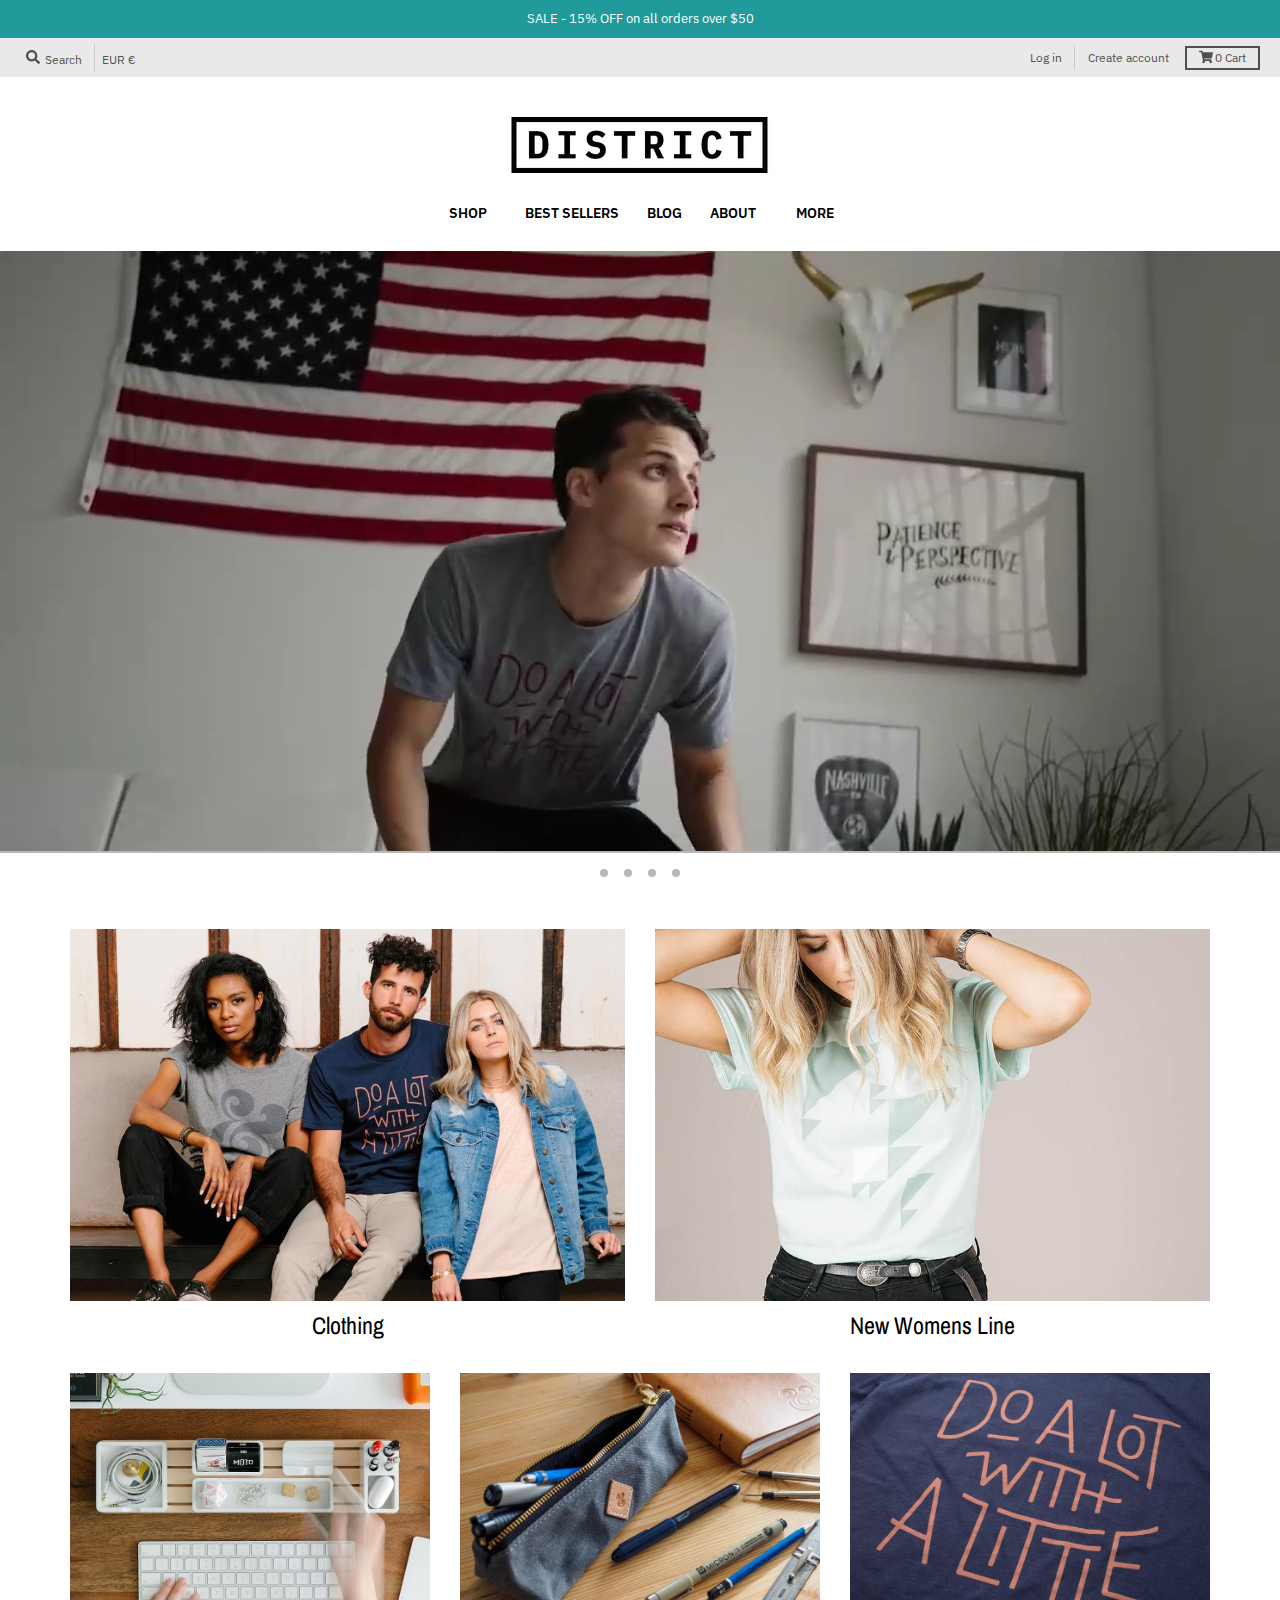
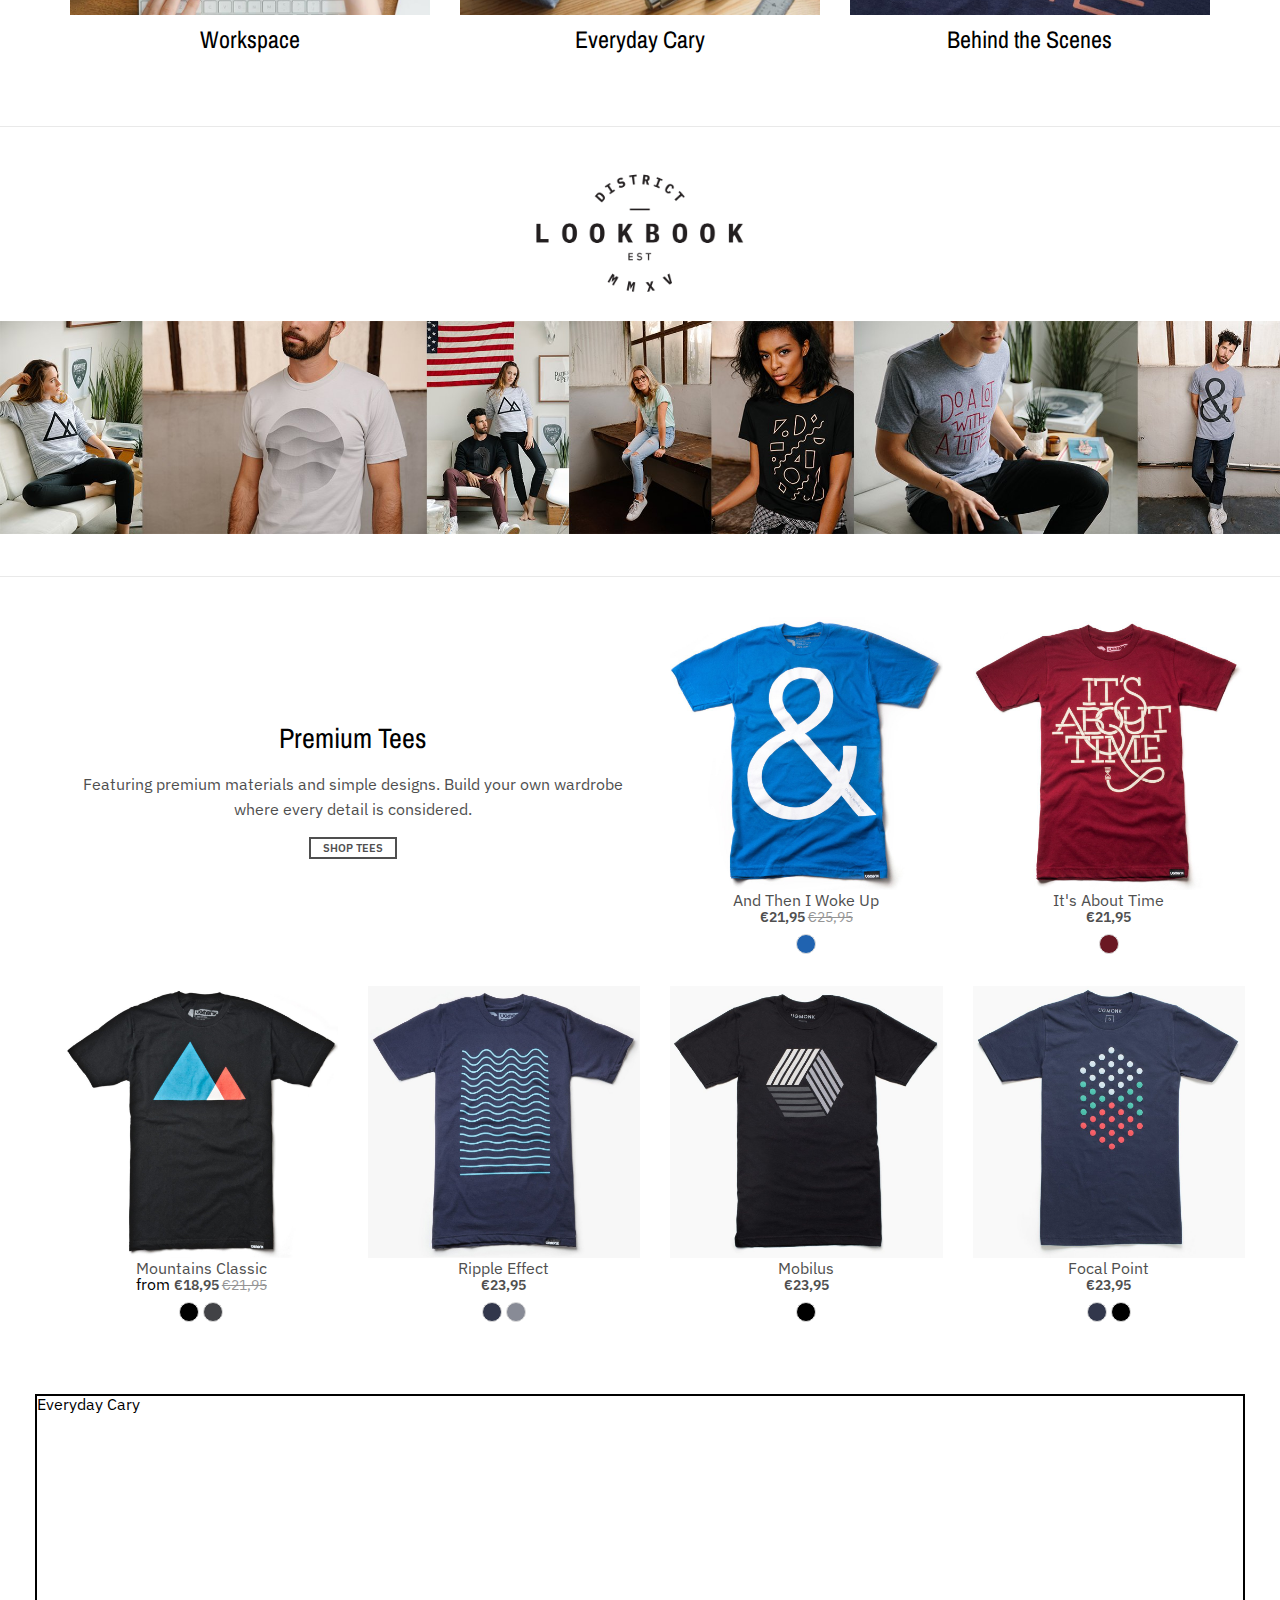
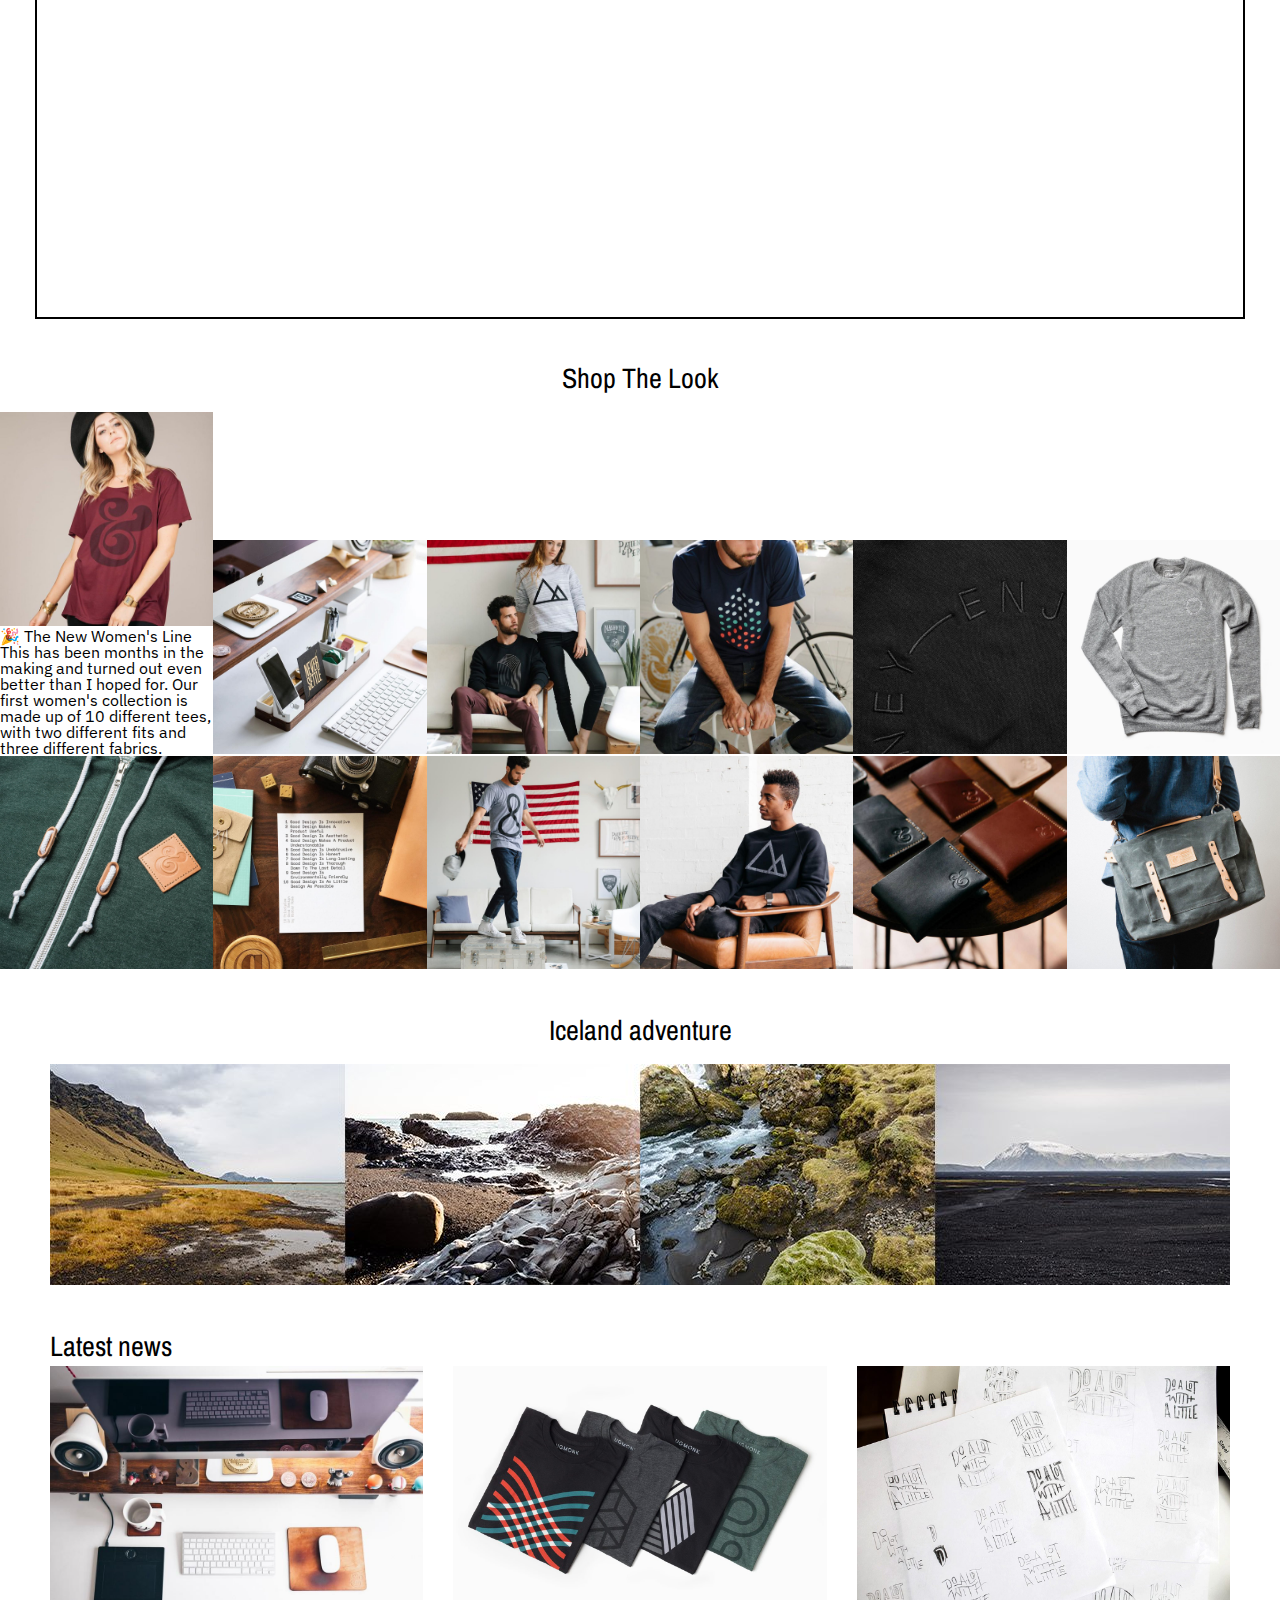
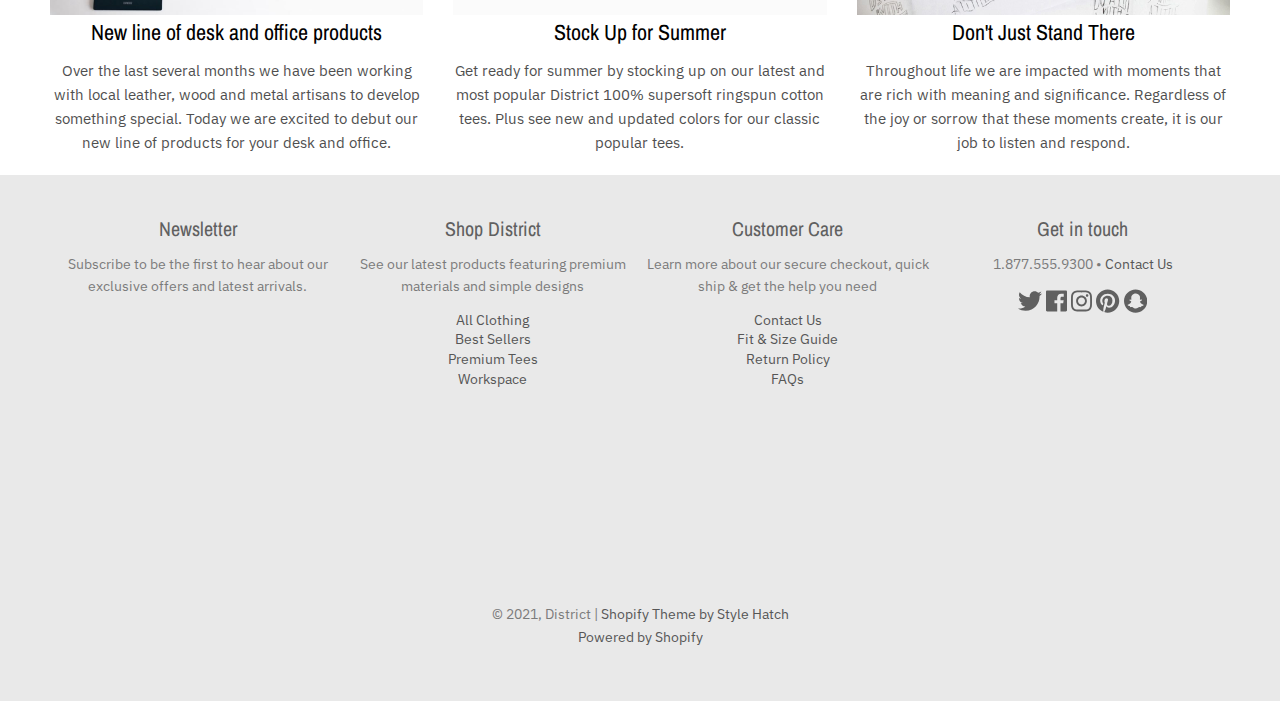
<file: 002/index.html>
<!DOCTYPE html>
<html lang="en">
<head>
    <meta charset="UTF-8">
    <meta http-equiv="X-UA-Compatible" content="IE=edge">
    <meta name="viewport" content="width=device-width, initial-scale=1.0">
    <link rel="preconnect" href="https://fonts.gstatic.com">
    <link href="https://fonts.googleapis.com/css2?family=IBM+Plex+Sans:ital,wght@0,100;0,200;0,300;0,400;1,100;1,200;1,300&display=swap" rel="stylesheet">
    <link href="https://fonts.googleapis.com/css2?family=Archivo+Narrow&display=swap" rel="stylesheet">
    <link rel="stylesheet" href="style.css">
    <title>Document</title>
</head>
<body>
    <header>
<!-- ****************** HEADER PROMO BLOCK ***************** -->
        <div class="header-promo-block">
            <span>SALE - 15% OFF on all orders over $50</span>
        </div>

<!-- ****************** SEARCH LOGIN BLOCK ***************** -->
        <section class="search-login-block">
            <div class="search-login-left">
                <section> 
                <ul class="search-link">                    
                    <li>   
                        <a href="">    
                            <span>
                                <svg aria-hidden="true" focusable="false" role="presentation" viewBox="0 0 512 512">
                                    <path d="M505 442.7L405.3 343c-4.5-4.5-10.6-7-17-7H372c27.6-35.3 44-79.7 44-128C416 93.1 322.9 0 208 0S0 93.1 0 208s93.1 208 208 208c48.3 0 92.7-16.4 128-44v16.3c0 6.4 2.5 12.5 7 17l99.7 99.7c9.4 9.4 24.6 9.4 33.9 0l28.3-28.3c9.4-9.4 9.4-24.6.1-34zM208 336c-70.7 0-128-57.2-128-128 0-70.7 57.2-128 128-128 70.7 0 128 57.2 128 128 0 70.7-57.2 128-128 128z"></path>
                                </svg>
                            </span>
                            <span>Search</span>
                        </a>
                    </li>                   
                </ul>
                </section>
                <section>EUR €</section>
            </div>
            <div class="search-login-right">
                <section>
                    <ul class="login-links">
                        <li>
                            <a href="">Log in</a>
                        </li>
                        <li>
                            <a href="">Create account</a>
                        </li>
                    </ul>
                </section>
                <a href="">
                    <section class="cart-box">
                        <span>
                            <svg aria-hidden="true" focusable="false" role="presentation" viewBox="0 0 576 512">
                                <path d="M528.12 301.319l47.273-208C578.806 78.301 567.391 64 551.99 64H159.208l-9.166-44.81C147.758 8.021 137.93 0 126.529 0H24C10.745 0 0 10.745 0 24v16c0 13.255 10.745 24 24 24h69.883l70.248 343.435C147.325 417.1 136 435.222 136 456c0 30.928 25.072 56 56 56s56-25.072 56-56c0-15.674-6.447-29.835-16.824-40h209.647C430.447 426.165 424 440.326 424 456c0 30.928 25.072 56 56 56s56-25.072 56-56c0-22.172-12.888-41.332-31.579-50.405l5.517-24.276c3.413-15.018-8.002-29.319-23.403-29.319H218.117l-6.545-32h293.145c11.206 0 20.92-7.754 23.403-18.681z"></path>
                            </svg>
                        </span>
                        <span>0 Cart</span> 
                    </section>
                </a>
            </div>
            
        </section>

<!-- ******************** LOGO MENU BLOCK ******************* -->
        <div class="logo-menu-block">
            <div class="logo-block">
                <a href="">
                    <h1>
                        <img src="img/logo_280.webp" alt="">
                    </h1>
                </a>
            </div>
            <div class="menu-block">
                <nav>
                    <ul>
                        <li><a href="">SHOP</a></li>
                        <li><a href="">BEST SELLERS</a></li>
                        <li><a href="">BLOG</a></li>
                        <li><a href="">ABOUT</a></li>
                        <li><a href="">MORE</a></li>
                    </ul>
                </nav>
            </div>
        </div>
    </header>   
    <main>

<!-- *************** IMAGE SLIDER BLOCK ***************** -->
        <section class="image-slider-block">
            <section class="image-slider-img">
                <input class="slider-imput" type="radio" name="image-slider-block" id="dot1" checked>
                    <div class="slider slider001">        
                        <video width="100%" height="auto" autoplay muted loop>
                            <source src="img/video-2.mp4">
                        </video>
                    </div>        
                <input class="slider-imput" type="radio" name="image-slider-block" id="dot2">
                    <div class="slider slider002">  
                        <a href="">     
                            <img src="img/slider002.jpg" alt="">
                        </a> 
                    </div>        
                <input class="slider-imput" type="radio" name="image-slider-block" id="dot3">
                    <div class="slider slider003">        
                        <img src="img/slider003.jpg" alt="">
                    </div>
                <input class="slider-imput" type="radio" name="image-slider-block" id="dot4">
                    <div class="slider slider004">
                        <div class="slider004-text">
                            <h2>New Womens Line</h2>
                            <p>Our new women’s tees are made from super soft premium fabrics that are custom-dyed and sewn in Los Angeles.</p>
                            <a class="button" href="">SHOP NOW</a>
                        </div>
                        <a href="">        
                            <img src="img/slider004.jpg" alt="">
                        </a>
                    </div>
            </section>           
            <section class="image-slider-dots">               
                        <label class="dot dot1" for="dot1"></label>
                        <label class="dot dot2" for="dot2"></label>
                        <label class="dot dot3" for="dot3"></label>
                        <label class="dot dot4" for="dot4"></label>
            </section>
        </section>

<!-- *************** PRODUCTS CATEGORIES BLOCK ***************** -->
        <section class="products-categories-block">
            <div class="margin-left--30">
                <a href="">
                    <div class="products-categories category1">
                        <img src="img/prc001.jpg" alt="">
                        <h3>Clothing</h3>
                    </div>
                </a>
                <a href="">
                    <div class="products-categories category2">
                        <img src="img/prc002.jpg" alt="">
                        <h3>New Womens Line</h3>
                    </div>
                </a>
                <a href="">
                    <div class="products-categories category3">
                        <img src="img/prc003.jpg" alt="">
                        <h3>Workspace</h3>
                    </div>
                </a>
                <a href="">
                    <div class="products-categories category4">
                        <img src="img/prc004.jpg" alt="">
                        <h3>Everyday Cary</h3>
                    </div>
                </a>
                <a href="">
                    <div class="products-categories category5">
                        <img src="img/prc005.jpg" alt="">
                        <h3>Behind the Scenes</h3>
                    </div>
                </a>
            </div>
        </section>

<!-- *************** LOOKBOOK BLOCK ***************** -->
        <section class="lookbook-block">
            <div>
            <img src="img/lblogo.png" alt="" style="max-width: 240px;">
            </div>
            <img src="img/lbimg.jpg" alt="">
        </section>

<!-- *************** PREMIUM TEES BLOCK ***************** -->
        <section class="premium-tees-block">
            <section class="premium-tees-boxes tees-box0">
                <div class="tees-text">
                    <h4>Premium Tees</h4>
                    <p>Featuring premium materials and simple designs. Build your own wardrobe where every detail is considered.</p>
                    <a class="buttons button-tees" href="">SHOP TEES</a>
                </div>
            </section>

            <section class="premium-tees-boxes tees-container1">
                <div class="tee-box tee1-box">
                    <div class="">
                        <input class="tees-imput tee1-imput" type="radio" name="tee1-box" id="tee1-dot">
                            <!-- <div class=""> -->
                                <img src="img/tee1-front.jpg" alt="">
                            <!-- </div>                 -->
                    </div>
                    <div class="tee-description">
                        <h5>
                            And Then I Woke Up
                        </h5>
                        <span class="price">
                            €21,95
                        </span>
                        <span class="old-price">
                            €25,95
                        </span>
                    </div>                
                    <div>
                        <label class="tees-dots tee1-dot" for="tee1-dot"></label>
                    </div>
                </div>
                
                <div class="tee-box tee2-box">
                    <div class="">
                        <input class="tees-imput tee2-imput" type="radio" name="tee2-box" id="tee2-dot">
                            <!-- <div class=""> -->
                                <img src="img/tee2-front.jpg" alt="">
                            <!-- </div>                 -->
                    </div>
                    <div class="tee-description">
                        <h5>
                            It's About Time
                        </h5>
                        <span class="price">
                            €21,95
                        </span>
                    </div>                
                    <div>
                        <label class="tees-dots tee2-dot" for="tee2-dot"></label>
                    </div>
                </div>
            </section>

            <section class="premium-tees-boxes tees-container2">
                <div class="tee-box tee3-box">
                    <div class="">
                        <input class="tees-imput tee3-imput" type="radio" name="tee3-box" id="tee3-dot1">
                            <!-- <div class=""> -->
                                <img src="img/tee3-front.jpg" alt="">
                            <!-- </div>                 -->
                    </div>
                    <div class="tee-description">
                        <h5>
                            Mountains Classic
                        </h5>
                        <span>
                            from
                        </span>
                        <span class="price">
                            €18,95
                        </span>
                        <span class="old-price">
                            €21,95
                        </span>
                    </div>                
                    <div>
                        <label class="tees-dots tee3-dot1" for="tee3-dot1"></label>
                        <label class="tees-dots tee3-dot2" for="tee3-dot2"></label>
                    </div>
                </div>
                
                <div class="tee-box tee4-box">
                    <div class="">
                        <input class="tees-imput tee4-imput" type="radio" name="tee4-box" id="tee4-dot1">
                            <!-- <div class=""> -->
                                <img src="img/tee4-front.jpg" alt="">
                            <!-- </div>                 -->
                    </div>
                    <div class="tee-description">
                        <h5>
                            Ripple Effect
                        </h5>
                        <span class="price">
                            €23,95
                        </span>
                    </div>                
                    <div>
                        <label class="tees-dots tee4-dot1" for="tee4-dot1"></label>
                        <label class="tees-dots tee4-dot2" for="tee4-dot2"></label>
                    </div>
                </div>
            </section>

            <section class="premium-tees-boxes tees-container3">
                <div class="tee-box tee5-box">
                    <div class="">
                        <input class="tees-imput tee5-imput" type="radio" name="tee5-box" id="tee5-dot">
                            <!-- <div class=""> -->
                                <img src="img/tee5-front.jpg" alt="">
                            <!-- </div>                 -->
                    </div>
                    <div class="tee-description">
                        <h5>
                            Mobilus
                        </h5>
                        <span class="price">
                            €23,95
                        </span>
                    </div>                
                    <div>
                        <label class="tees-dots tee5-dot" for="tee5-dot"></label>
                    </div>
                </div>
                
                <div class="tee-box tee6-box">
                    <div class="">
                        <input class="tees-imput tee6-imput" type="radio" name="tee6-box" id="tee6-dot1">
                            <!-- <div class=""> -->
                                <img src="img/tee6-front.jpg" alt="">
                            <!-- </div>                 -->
                    </div>
                    <div class="tee-description">
                        <h5>
                            Focal Point
                        </h5>
                        <span class="price">
                            €23,95
                        </span>
                    </div>                
                    <div>
                        <label class="tees-dots tee6-dot1" for="tee6-dot1"></label>
                        <label class="tees-dots tee6-dot2" for="tee6-dot2"></label>
                    </div>
                </div>
            </section>
        </section>

<!-- *************** EVERYDAY CARY BLOCK ***************** -->
        <div class="everyday-cary-block">
            Everyday Cary
        </div>

<!-- *************** SHOP THE LOOK BLOCK ***************** -->
        <section class="shop-the-look-block">
            <section class="shop-the-look-header">
                <h4>Shop The Look</h4> 
            </section>    
            <section class="shop-the-look-boxes">
                <div class="shop-the-look-box shop-the-look-box001">
                    <img src="img/shopthelook001c.jpg" alt="">
                    <figcaption>
                        <h4>🎉 The New Women's Line</h4>
                        <p>This has been months in the making and turned out even better than I hoped for. Our first women's collection is made up of 10 different tees, with two different fits and three different fabrics.</p>
                    </figcaption>
                </div>
                <div class="shop-the-look-box shop-the-look-box002">
                    <img src="img/shopthelook002c.jpg" alt="">
                </div>
                <div class="shop-the-look-box shop-the-look-box003">
                    <img src="img/shopthelook003c.jpg" alt="">
                </div>
                <div class="shop-the-look-box hop-the-look-box004">
                    <img src="img/shopthelook004c.jpg" alt="">
                </div>
                <div class="shop-the-look-box shop-the-look-box005">
                    <img src="img/shopthelook005.jpg" alt="">
                </div>
                <div class="shop-the-look-box shop-the-look-box006">
                    <img src="img/shopthelook006.jpg" alt="">
                </div>
                <div class="shop-the-look-box shop-the-look-box007">
                    <img src="img/shopthelook007.jpg" alt="">
                </div>
                <div class="shop-the-look-box shop-the-look-box008">
                    <img src="img/shopthelook008.jpg" alt="">
                </div>
                <div class="shop-the-look-box shop-the-look-box009">
                    <img src="img/shopthelook009.jpg" alt="">
                </div>
                <div class="shop-the-look-box shop-the-look-box010">
                    <img src="img/shopthelook010c.jpg" alt="">
                </div>
                <div class="shop-the-look-box shop-the-look-box011">
                    <img src="img/shopthelook011.jpg" alt="">
                </div>
                <div class="shop-the-look-box shop-the-look-box012">
                    <img src="img/shopthelook012.jpg" alt="">
                </div>
            </section> 
        </section>

<!-- *************** ICELAND ADVENTURE BLOCK ***************** -->
        <section class="iceland-adventure-block">
            <section class="iceland-adventure-header">
                <h4>Iceland adventure</h4>
            </section>
            <section class="celand-adventure-boxes">
                <img src="img/icelan001.jpg" alt="">
            </section>
        </section>

<!-- ***************LATEST NEWS BLOCK ***************** -->
        <section class="latest-news-block">
            <div class="latest-news-header">
                <h4>Latest news</h4> 
            </div>
            <div class="latest-news-content">
                <div class="latest-news-boxes latest-news-box1">
                    <a href="">
                        <img src="img/news001.jpg" alt="">
                    </a>
                    <a href="">
                        <h5>New line of desk and office products</h5>
                    </a>
                    <p>Over the last several months we have been working with local leather, wood and metal artisans to develop something special. Today we are excited to debut our new line of products for your desk and office.</p>
                </div>
                <div class="latest-news-boxes latest-news-box2">
                    <a href="">
                        <img src="img/news002.jpg" alt="">
                    </a>
                    <a href="">
                        <h5>Stock Up for Summer</h5>
                    </a>
                    <p>Get ready for summer by stocking up on our latest and most popular District 100% supersoft ringspun cotton tees.  Plus see new and updated colors for our classic popular tees.</p>
                </div>
                <div class="latest-news-boxes latest-news-box3">
                    <a href="">
                        <img src="img/news003.jpg" alt="">
                    </a>
                    <a href="">
                        <h5>Don't Just Stand There</h5>
                    </a>
                    <p>Throughout life we are impacted with moments that are rich with meaning and significance. Regardless of the joy or sorrow that these moments create, it is our job to listen and respond.</p>
                </div>
            </div>
        </section>
    </main>
    <footer>
<!-- *************** FOOTER BLOCK ***************** -->
    <section class="footer-block">
        <div class="footer-content">
            <div class="f-boxes f-box1">
                <h4>Newsletter</h4>
                <p>Subscribe to be the first to hear about our exclusive offers and latest arrivals.</p>
            </div>
            <div class="f-boxes f-box2"> 
                <h4>Shop District</h4>
                <p>See our latest products featuring premium materials and simple designs</p>
                <nav>
                    <ul>
                        <li>
                            <a href="">All Clothing</a>
                        </li>
                        <li>
                            <a href="">Best Sellers</a>
                        </li>
                        <li>
                            <a href="">Premium Tees</a>
                        </li>
                        <li>
                            <a href="">Workspace</a>
                        </li>
                    </ul>
                </nav>
            </div>
            <div class="f-boxes f-box3"> 
                <h4>Customer Care</h4>
                <p>Learn more about our secure checkout, quick ship & get the help you need</p>
                <nav>
                    <ul>
                        <li>
                            <a href="">Contact Us</a>
                        </li>
                        <li>
                            <a href="">Fit & Size Guide</a>
                        </li>
                        <li>
                            <a href="">Return Policy</a>
                        </li>
                        <li>
                            <a href="">FAQs</a>
                        </li>
                    </ul>
                </nav>
            </div>
            <div class="f-boxes f-box4"> 
                <h4>Get in touch</h4>
                <p>
                    <span>1.877.555.9300 • </span>
                    <a href="">Contact Us</a> 
                    <nav>
                        <ul class="f-soc-icons">
                            <li>
                                <a href="">
                                    <svg aria-hidden="true" focusable="false" role="presentation" viewBox="0 0 512 512">
                                        <path d="M459.37 151.716c.325 4.548.325 9.097.325 13.645 0 138.72-105.583 298.558-298.558 298.558-59.452 0-114.68-17.219-161.137-47.106 8.447.974 16.568 1.299 25.34 1.299 49.055 0 94.213-16.568 130.274-44.832-46.132-.975-84.792-31.188-98.112-72.772 6.498.974 12.995 1.624 19.818 1.624 9.421 0 18.843-1.3 27.614-3.573-48.081-9.747-84.143-51.98-84.143-102.985v-1.299c13.969 7.797 30.214 12.67 47.431 13.319-28.264-18.843-46.781-51.005-46.781-87.391 0-19.492 5.197-37.36 14.294-52.954 51.655 63.675 129.3 105.258 216.365 109.807-1.624-7.797-2.599-15.918-2.599-24.04 0-57.828 46.782-104.934 104.934-104.934 30.213 0 57.502 12.67 76.67 33.137 23.715-4.548 46.456-13.32 66.599-25.34-7.798 24.366-24.366 44.833-46.132 57.827 21.117-2.273 41.584-8.122 60.426-16.243-14.292 20.791-32.161 39.308-52.628 54.253z"></path>
                                    </svg>
                                </a>    
                            </li>
                            <li>
                                <a href="">
                                    <svg aria-hidden="true" focusable="false" role="presentation" viewBox="0 0 448 512">
                                        <path d="M448 56.7v398.5c0 13.7-11.1 24.7-24.7 24.7H309.1V306.5h58.2l8.7-67.6h-67v-43.2c0-19.6 5.4-32.9 33.5-32.9h35.8v-60.5c-6.2-.8-27.4-2.7-52.2-2.7-51.6 0-87 31.5-87 89.4v49.9h-58.4v67.6h58.4V480H24.7C11.1 480 0 468.9 0 455.3V56.7C0 43.1 11.1 32 24.7 32h398.5c13.7 0 24.8 11.1 24.8 24.7z"></path>
                                    </svg>
                                </a>    
                            </li>
                            <li>
                                <a href="">
                                    <svg aria-hidden="true" focusable="false" role="presentation" viewBox="0 0 448 512">
                                        <path d="M224.1 141c-63.6 0-114.9 51.3-114.9 114.9s51.3 114.9 114.9 114.9S339 319.5 339 255.9 287.7 141 224.1 141zm0 189.6c-41.1 0-74.7-33.5-74.7-74.7s33.5-74.7 74.7-74.7 74.7 33.5 74.7 74.7-33.6 74.7-74.7 74.7zm146.4-194.3c0 14.9-12 26.8-26.8 26.8-14.9 0-26.8-12-26.8-26.8s12-26.8 26.8-26.8 26.8 12 26.8 26.8zm76.1 27.2c-1.7-35.9-9.9-67.7-36.2-93.9-26.2-26.2-58-34.4-93.9-36.2-37-2.1-147.9-2.1-184.9 0-35.8 1.7-67.6 9.9-93.9 36.1s-34.4 58-36.2 93.9c-2.1 37-2.1 147.9 0 184.9 1.7 35.9 9.9 67.7 36.2 93.9s58 34.4 93.9 36.2c37 2.1 147.9 2.1 184.9 0 35.9-1.7 67.7-9.9 93.9-36.2 26.2-26.2 34.4-58 36.2-93.9 2.1-37 2.1-147.8 0-184.8zM398.8 388c-7.8 19.6-22.9 34.7-42.6 42.6-29.5 11.7-99.5 9-132.1 9s-102.7 2.6-132.1-9c-19.6-7.8-34.7-22.9-42.6-42.6-11.7-29.5-9-99.5-9-132.1s-2.6-102.7 9-132.1c7.8-19.6 22.9-34.7 42.6-42.6 29.5-11.7 99.5-9 132.1-9s102.7-2.6 132.1 9c19.6 7.8 34.7 22.9 42.6 42.6 11.7 29.5 9 99.5 9 132.1s2.7 102.7-9 132.1z"></path>
                                    </svg>
                                </a>    
                            </li>
                            <li>
                                <a href="">
                                    <svg aria-hidden="true" focusable="false" role="presentation" viewBox="0 0 496 512">
                                        <path d="M496 256c0 137-111 248-248 248-25.6 0-50.2-3.9-73.4-11.1 10.1-16.5 25.2-43.5 30.8-65 3-11.6 15.4-59 15.4-59 8.1 15.4 31.7 28.5 56.8 28.5 74.8 0 128.7-68.8 128.7-154.3 0-81.9-66.9-143.2-152.9-143.2-107 0-163.9 71.8-163.9 150.1 0 36.4 19.4 81.7 50.3 96.1 4.7 2.2 7.2 1.2 8.3-3.3.8-3.4 5-20.3 6.9-28.1.6-2.5.3-4.7-1.7-7.1-10.1-12.5-18.3-35.3-18.3-56.6 0-54.7 41.4-107.6 112-107.6 60.9 0 103.6 41.5 103.6 100.9 0 67.1-33.9 113.6-78 113.6-24.3 0-42.6-20.1-36.7-44.8 7-29.5 20.5-61.3 20.5-82.6 0-19-10.2-34.9-31.4-34.9-24.9 0-44.9 25.7-44.9 60.2 0 22 7.4 36.8 7.4 36.8s-24.5 103.8-29 123.2c-5 21.4-3 51.6-.9 71.2C65.4 450.9 0 361.1 0 256 0 119 111 8 248 8s248 111 248 248z"></path>
                                    </svg>
                                </a>    
                            </li>
                            <li>
                                <a href="">
                                    <svg aria-hidden="true" focusable="false" role="presentation" viewBox="0 0 496 512">
                                        <path d="M248 8C111 8 0 119 0 256s111 248 248 248 248-111 248-248S385 8 248 8zm169.5 338.9c-3.5 8.1-18.1 14-44.8 18.2-1.4 1.9-2.5 9.8-4.3 15.9-1.1 3.7-3.7 5.9-8.1 5.9h-.2c-6.2 0-12.8-2.9-25.8-2.9-17.6 0-23.7 4-37.4 13.7-14.5 10.3-28.4 19.1-49.2 18.2-21 1.6-38.6-11.2-48.5-18.2-13.8-9.7-19.8-13.7-37.4-13.7-12.5 0-20.4 3.1-25.8 3.1-5.4 0-7.5-3.3-8.3-6-1.8-6.1-2.9-14.1-4.3-16-13.8-2.1-44.8-7.5-45.5-21.4-.2-3.6 2.3-6.8 5.9-7.4 46.3-7.6 67.1-55.1 68-57.1 0-.1.1-.2.2-.3 2.5-5 3-9.2 1.6-12.5-3.4-7.9-17.9-10.7-24-13.2-15.8-6.2-18-13.4-17-18.3 1.6-8.5 14.4-13.8 21.9-10.3 5.9 2.8 11.2 4.2 15.7 4.2 3.3 0 5.5-.8 6.6-1.4-1.4-23.9-4.7-58 3.8-77.1C183.1 100 230.7 96 244.7 96c.6 0 6.1-.1 6.7-.1 34.7 0 68 17.8 84.3 54.3 8.5 19.1 5.2 53.1 3.8 77.1 1.1.6 2.9 1.3 5.7 1.4 4.3-.2 9.2-1.6 14.7-4.2 4-1.9 9.6-1.6 13.6 0 6.3 2.3 10.3 6.8 10.4 11.9.1 6.5-5.7 12.1-17.2 16.6-1.4.6-3.1 1.1-4.9 1.7-6.5 2.1-16.4 5.2-19 11.5-1.4 3.3-.8 7.5 1.6 12.5.1.1.1.2.2.3.9 2 21.7 49.5 68 57.1 4 1 7.1 5.5 4.9 10.8z"></path>
                                    </svg>
                                </a>    
                            </li>
                        </ul>
                    </nav>
                </p>
            </div>
            
        </div>
        <div class="payment-box">

        </div>
        <p class="copyright-box">
            © 2021, District | <a href=""> Shopify Theme by Style Hatch</a><br><a href="">Powered by Shopify</a>
        </p>
    </section>
    </footer>
</body>
</html>
</file>
<file: 002/style.css>
/* http://meyerweb.com/eric/tools/css/reset/ 
   v2.0 | 20110126
   License: none (public domain)
*/
html, body, div, span, applet, object, iframe,
h1, h2, h3, h4, h5, h6, p, blockquote, pre,
a, abbr, acronym, address, big, cite, code,
del, dfn, em, img, ins, kbd, q, s, samp,
small, strike, strong, sub, sup, tt, var,
b, u, i, center,
dl, dt, dd, ol, ul, li,
fieldset, form, label, legend,
table, caption, tbody, tfoot, thead, tr, th, td,
article, aside, canvas, details, embed,
figure, figcaption, footer, header, hgroup,
menu, nav, output, ruby, section, summary,
time, mark, audio, video {
  margin: 0;
  padding: 0;
  border: 0;
  font-size: 100%;
  font: inherit;
  vertical-align: baseline;
}

/* HTML5 display-role reset for older browsers */
article, aside, details, figcaption, figure,
footer, header, hgroup, menu, nav, section {
  display: block;
}

body {
  line-height: 1;
}

ol, ul {
  list-style: none;
}

blockquote, q {
  quotes: none;
}

blockquote:before, blockquote:after,
q:before, q:after {
  content: '';
  content: none;
}

table {
  border-collapse: collapse;
  border-spacing: 0;
}

a {
  text-decoration: none;
}

* {
  -webkit-box-sizing: border-box;
          box-sizing: border-box;
}

body {
  font-family: 'IBM Plex Sans', sans-serif;
}

img {
  width: 100%;
  height: auto;
}

/*********************  HEADER PROMO BLOCK  *******************/
.header-promo-block {
  background-color: #209a9a;
  color: #ffffff;
  height: 38px;
  width: 100%;
  text-align: center;
  padding: 9px;
}

.header-promo-block span {
  vertical-align: middle;
  font-size: 0.8125em;
}

/****************** SEARCH LOGIN BLOCK *****************/
.search-login-block {
  background-color: #e9e9e9;
  color: #505050;
  height: 39px;
  width: 100%;
  display: -webkit-box;
  display: -ms-flexbox;
  display: flex;
  -webkit-box-orient: horizontal;
  -webkit-box-direction: normal;
      -ms-flex-direction: row;
          flex-direction: row;
  -webkit-box-pack: justify;
      -ms-flex-pack: justify;
          justify-content: space-between;
  font-size: 12px;
}

.search-login-block .search-login-left, .search-login-block .search-login-right {
  margin: 6px 20px;
}

.search-login-block .search-login-right {
  display: -webkit-box;
  display: -ms-flexbox;
  display: flex;
  -webkit-box-align: center;
      -ms-flex-align: center;
          align-items: center;
}

.search-login-block svg {
  height: 14px;
  width: 14px;
  fill: #505050;
  margin: 0 2px 0 0;
}

.search-login-block a {
  color: #505050;
  font-size: 12px;
}

.search-login-block ul li:first-child {
  border-right: 1px solid #cacaca;
}

.search-login-block li {
  display: inline-block;
  margin: 0 4px 0 0;
  padding: 6px 6px 6px 0;
}

.search-login-block li a {
  padding: 4px 6px;
}

.search-login-block section {
  display: inline-block;
}

.search-login-block .cart-box {
  display: -webkit-box;
  display: -ms-flexbox;
  display: flex;
  -webkit-box-align: center;
      -ms-flex-align: center;
          align-items: center;
  height: 100%;
  border: 2px solid #505050;
  padding: 2px 12px;
}

.search-login-block .cart-box:hover {
  background-color: #505050;
  color: #e9e9e9;
}

.search-login-block .cart-box:hover svg {
  fill: #e9e9e9;
}

/****************** LOGO & MENU BLOCK *****************/
.logo-menu-block {
  width: 100%;
  height: auto;
  max-width: 1180px;
  padding: 20px;
  margin: 0 auto;
}

.logo-menu-block .logo-block {
  max-width: 280px;
  padding: 20px 0;
  margin: 0 auto;
}

.logo-menu-block .logo-block h1 {
  display: block;
}

.logo-menu-block .menu-block {
  margin: auto;
}

.logo-menu-block .menu-block nav {
  height: 36px;
  width: 100%;
  margin: auto;
  display: -webkit-box;
  display: -ms-flexbox;
  display: flex;
  -webkit-box-orient: horizontal;
  -webkit-box-direction: normal;
      -ms-flex-direction: row;
          flex-direction: row;
  -webkit-box-pack: center;
      -ms-flex-pack: center;
          justify-content: center;
  -webkit-box-align: center;
      -ms-flex-align: center;
          align-items: center;
}

.logo-menu-block .menu-block li {
  display: inline-block;
  font-size: 0.875em;
  margin: auto;
}

.logo-menu-block .menu-block li:first-child, .logo-menu-block .menu-block li:last-child {
  padding: 6px 10px 6px 12px;
}

.logo-menu-block .menu-block li a {
  padding: 6px 12px;
  color: black;
  font-weight: 600;
  -webkit-transition: color 0.1s ease-in-out;
  transition: color 0.1s ease-in-out;
}

.logo-menu-block .menu-block li a:hover {
  color: #1c8585;
}

/*************** IMAGE SLIDER BLOCK *****************/
.image-slider-block .image-slider-img {
  width: 100%;
  height: auto;
  position: relative;
}

.image-slider-block .image-slider-img .slider {
  display: none;
}

.image-slider-block .image-slider-img .slider-imput {
  display: none;
}

.image-slider-block .image-slider-img .slider-imput:checked + .slider {
  display: inline-block;
  width: 100%;
  background-color: #b8b8b8;
}

.image-slider-block .image-slider-img .slider004-text {
  display: -webkit-box;
  display: -ms-flexbox;
  display: flex;
  -webkit-box-orient: vertical;
  -webkit-box-direction: normal;
      -ms-flex-direction: column;
          flex-direction: column;
  -webkit-box-pack: center;
      -ms-flex-pack: center;
          justify-content: center;
  position: absolute;
  width: 40%;
  min-width: 400px;
  max-width: 500px;
  height: 100%;
  padding: 40px;
  color: #595551;
  line-height: 1.6;
}

.image-slider-block .image-slider-img .slider004-text h2 {
  font-family: 'Archivo Narrow', sans-serif;
  font-size: 2.125em;
  margin-bottom: 0;
  text-transform: none;
  line-height: 1.2;
}

.image-slider-block .image-slider-img .slider004-text a.button {
  display: inline-block;
  text-align: center;
  width: 35%;
  margin: 8px 0 0;
  padding: 4px 24px;
  font-size: 0.75em;
  font-weight: 600;
  color: #595551;
  border-color: #595551;
  border: 2px solid #4f4f4f;
}

.image-slider-block .image-slider-dots {
  height: 36px;
  width: 100%;
  padding: 10px 0;
  text-align: center;
}

.image-slider-block .image-slider-dots label {
  display: inline-block;
  height: 8px;
  width: 8px;
  border-radius: 50%;
  margin: 0 6px;
  cursor: pointer;
}

.image-slider-block .image-slider-dots .dot {
  background-color: #b8b8b8;
}

/*************** PRODUCTS CATEGORIES BLOCK *****************/
.products-categories-block {
  max-width: 1180px;
  height: auto;
  margin: auto;
  padding: 40px 0;
  letter-spacing: -.31em;
  text-rendering: optimizeSpeed;
}

.products-categories-block .margin-left--30 {
  margin-left: -30px;
  padding: 0 20px;
}

.products-categories-block .margin-left--30 .products-categories {
  letter-spacing: normal;
  text-rendering: auto;
  padding: 0 0 0 30px;
  margin: 0 0 30px 0;
}

.products-categories-block .margin-left--30 .products-categories h3 {
  font-family: 'Archivo Narrow', sans-serif;
  text-align: center;
  font-size: 1.5em;
  color: black;
  line-height: 1.4;
  padding: 6px 4px 0 4px;
}

.products-categories-block .margin-left--30 .category1, .products-categories-block .margin-left--30 .category2 {
  display: inline-block;
  width: 50%;
}

.products-categories-block .margin-left--30 .category3, .products-categories-block .margin-left--30 .category4, .products-categories-block .margin-left--30 .category5 {
  display: inline-block;
  width: 33.3333%;
}

/*************** LOOKBOOK BLOCK *****************/
.lookbook-block {
  width: 100%;
  height: auto;
  padding: 40px 0;
  border-top: 1px solid #e9e9e9;
  border-bottom: 1px solid #e9e9e9;
}

.lookbook-block div {
  text-align: center;
  padding: 0 0 20px 0;
}

/*************** PREMIUM TEES BLOCK *****************/
.premium-tees-block {
  width: 100%;
  max-width: 1210px;
  height: auto;
  margin: auto;
  padding: 40px 0;
  text-align: center;
  letter-spacing: -.31em;
  text-rendering: optimizeSpeed;
}

.premium-tees-block .premium-tees-boxes {
  display: inline-block;
  width: 50%;
  vertical-align: middle;
}

.premium-tees-block .premium-tees-boxes .tees-text {
  padding: 0 0 0 30px;
  margin: 0 0 30px 0;
  letter-spacing: normal;
  text-rendering: auto;
}

.premium-tees-block .premium-tees-boxes .tees-text h4 {
  font-family: "Archivo Narrow",sans-serif;
  font-size: 1.75em;
  margin: 0 0 .5em;
  line-height: 1.4;
  color: black;
}

.premium-tees-block .premium-tees-boxes .tees-text p {
  font-size: 16px;
  line-height: 1.6;
  font-family: "IBM Plex Sans",sans-serif;
  color: #4f4f4f;
  margin: 0 0 .9375em 0;
}

.premium-tees-block .premium-tees-boxes .tees-text a {
  font-family: "IBM Plex Sans",sans-serif;
  font-size: .6875em;
  font-weight: 600;
  color: #4f4f4f;
  padding: 2px 12px;
  border: 2px solid #4f4f4f;
}

.premium-tees-block .premium-tees-boxes .tees-text a:hover {
  color: #209a9a;
  border-color: #209a9a;
}

.premium-tees-block .premium-tees-boxes .tee-box {
  padding: 0 0 0 30px;
  margin: 0 0 30px 0;
  letter-spacing: normal;
  text-rendering: auto;
  display: inline-block;
  width: 50%;
}

.premium-tees-block .premium-tees-boxes .tee-box .tees-imput {
  display: none;
}

.premium-tees-block .premium-tees-boxes .tee-box .tee-description {
  margin: 0 0 10px;
}

.premium-tees-block .premium-tees-boxes .tee-box .tee-description h5 {
  color: #4f4f4f;
}

.premium-tees-block .premium-tees-boxes .tee-box .tee-description:hover h5 {
  color: #209a9a;
}

.premium-tees-block .premium-tees-boxes .tee-box .tee-description .price {
  font-size: .875em;
  font-weight: 600;
  color: #4f4f4f;
}

.premium-tees-block .premium-tees-boxes .tee-box .tee-description .old-price {
  text-decoration: line-through;
  font-size: .875em;
  color: #959595;
}

.premium-tees-block .premium-tees-boxes .tee-box .tees-dots {
  display: inline-block;
  height: 20px;
  width: 20px;
  border: 1px solid #dbdbdb;
  border-radius: 50%;
  margin: auto;
}

.premium-tees-block .premium-tees-boxes .tee-box .tee1-dot {
  background-color: #2063b0;
}

.premium-tees-block .premium-tees-boxes .tee-box .tee2-dot {
  background-color: #6a1823;
}

.premium-tees-block .premium-tees-boxes .tee-box .tee3-dot1 {
  background-color: black;
}

.premium-tees-block .premium-tees-boxes .tee-box .tee3-dot2 {
  background-color: #414246;
}

.premium-tees-block .premium-tees-boxes .tee-box .tee4-dot1 {
  background-color: #32374b;
}

.premium-tees-block .premium-tees-boxes .tee-box .tee4-dot2 {
  background-color: #888b96;
}

.premium-tees-block .premium-tees-boxes .tee-box .tee5-dot {
  background-color: black;
}

.premium-tees-block .premium-tees-boxes .tee-box .tee6-dot1 {
  background-color: #32374b;
}

.premium-tees-block .premium-tees-boxes .tee-box .tee6-dot2 {
  background-color: black;
}

/*************** EVERYDAY CARY BLOCK *****************/
.everyday-cary-block {
  border: black solid 2px;
  width: 100%;
  max-width: 1210px;
  height: 1000px;
  max-height: 525px;
  margin: auto;
}

/*************** SHOP THE LOOK BLOCK *****************/
.shop-the-look-block {
  width: 100%;
  height: auto;
  padding: 40px 0;
  letter-spacing: -.31em;
  text-rendering: optimizeSpeed;
}

.shop-the-look-block .shop-the-look-header {
  letter-spacing: normal;
}

.shop-the-look-block .shop-the-look-header h4 {
  font-size: 1.75em;
  font-family: "Archivo Narrow",sans-serif;
  margin: 0 0 .5em;
  line-height: 1.4;
  color: black;
  text-align: center;
}

.shop-the-look-block .shop-the-look-box {
  letter-spacing: normal;
  display: inline-block;
  width: 16.6666%;
}

/*************** ICELAND ADVENTURE BLOCK *****************/
.iceland-adventure-block {
  width: 100%;
  max-width: 1180px;
  height: auto;
  margin: auto;
}

.iceland-adventure-block .iceland-adventure-header {
  letter-spacing: normal;
}

.iceland-adventure-block .iceland-adventure-header h4 {
  font-size: 1.75em;
  font-family: "Archivo Narrow",sans-serif;
  margin: 0 0 .5em;
  line-height: 1.4;
  color: black;
  text-align: center;
}

/*************** LATEST NEWS BLOCK *****************/
.latest-news-block {
  width: 100%;
  max-width: 1180px;
  margin: auto;
  padding: 40px 0 0 0;
}

.latest-news-block h4 {
  font-size: 1.75em;
  font-family: "Archivo Narrow",sans-serif;
  line-height: 1.4;
}

.latest-news-block .latest-news-content {
  letter-spacing: -.31em;
  text-rendering: optimizeSpeed;
  margin: 0 0 0 -30px;
}

.latest-news-block .latest-news-content .latest-news-boxes {
  letter-spacing: normal;
  text-rendering: auto;
  display: inline-block;
  width: 33.3333%;
  margin: 0 0 20px 0;
  padding: 0 0 0 30px;
  text-align: center;
  vertical-align: top;
}

.latest-news-block .latest-news-content .latest-news-boxes h5 {
  font-family: "Archivo Narrow",sans-serif;
  margin: 0 0 .5em;
  line-height: 1.4;
  color: #000;
  font-size: 1.375em;
}

.latest-news-block .latest-news-content .latest-news-boxes p {
  font-size: .9375em;
  line-height: 1.6;
  font-family: "IBM Plex Sans",sans-serif;
  color: #4f4f4f;
}

/*************** FOOTER BLOCK *****************/
.footer-block {
  color: #7b7b7b;
  background-color: #e9e9e9;
  width: 100%;
  height: auto;
  padding: 40px;
  text-align: center;
}

.footer-block a {
  color: #565656;
}

.footer-block a:hover {
  color: #7b7b7b;
}

.footer-block .footer-content {
  max-width: 1180px;
  margin: auto;
  display: -webkit-box;
  display: -ms-flexbox;
  display: flex;
}

.footer-block .footer-content .f-boxes {
  width: 25%;
}

.footer-block .footer-content .f-boxes h4 {
  font-family: 'Archivo Narrow', sans-serif;
  font-size: 1.25em;
  color: #606060;
  font-weight: 400;
  margin: 0 0 0.5em;
  line-height: 1.4;
}

.footer-block .footer-content .f-boxes p {
  font-size: 0.875em;
  margin: 0 0 0.9375em 0;
  line-height: 1.6;
}

.footer-block .footer-content .f-boxes nav ul li {
  font-size: 0.875em;
  line-height: 1.4;
}

.footer-block .footer-content .f-box4 nav ul li {
  display: inline-block;
}

.footer-block .footer-content .f-box4 nav ul li svg {
  display: block;
  height: 24px;
  fill: #606060;
}

.footer-block .footer-content .f-box4 nav ul li svg:hover {
  fill: #7b7b7b;
}

.footer-block .payment-box {
  width: 100%;
  height: 200px;
}

.footer-block .copyright-box {
  font-size: 0.875em;
  line-height: 1.6;
  margin: 1em 0 0.9375em 0;
}

@media screen and (max-width: 940px) {
  section.footer-block .footer-content {
    display: inline-block;
  }
  section.footer-block .footer-content .f-box1 {
    display: inline-block;
    width: 100%;
    margin: 10px 0;
    border-bottom: 1px solid #bfbfbf;
  }
  section.footer-block .footer-content .f-box2, section.footer-block .footer-content .f-box3 {
    display: inline-block;
    width: 49%;
    margin: 10px 0;
  }
  section.footer-block .footer-content .f-box3 {
    padding: 0 0 0 30px;
  }
  section.footer-block .footer-content .f-box4 {
    margin: 10px 0;
    padding: 20px 0 0 0;
    width: 100%;
    border-top: 1px solid #bfbfbf;
    border-bottom: 1px solid #bfbfbf;
  }
  section.footer-block .payment-box {
    border-top: 1px solid #bfbfbf;
  }
}

@media screen and (max-width: 800px) {
  .premium-tees-block .premium-tees-boxes {
    width: 100%;
  }
  .latest-news-block .latest-news-content .latest-news-boxes {
    width: 50%;
  }
  .latest-news-block .latest-news-content .latest-news-box3 {
    display: none;
  }
  .footer-block {
    padding: 40px 20px;
  }
}

@media screen and (max-width: 700px) {
  .products-categories-block .margin-left--30 .products-categories {
    width: 100%;
  }
}

@media screen and (max-width: 600px) {
  .shop-the-look-block .shop-the-look-box {
    display: inline-block;
    width: 50%;
  }
  .latest-news-block .latest-news-content .latest-news-boxes {
    width: 100%;
  }
  .latest-news-block .latest-news-content .latest-news-box3 {
    display: inline-block;
  }
  section.footer-block .footer-content {
    display: inline-block;
  }
  section.footer-block .footer-content .f-box1, section.footer-block .footer-content .f-box2, section.footer-block .footer-content .f-box3, section.footer-block .footer-content .f-box4 {
    display: inline-block;
    width: 100%;
    margin: 10px 0;
    padding: 0;
    border-bottom: 1px solid #bfbfbf;
  }
}
/*# sourceMappingURL=style.css.map */
</file>
